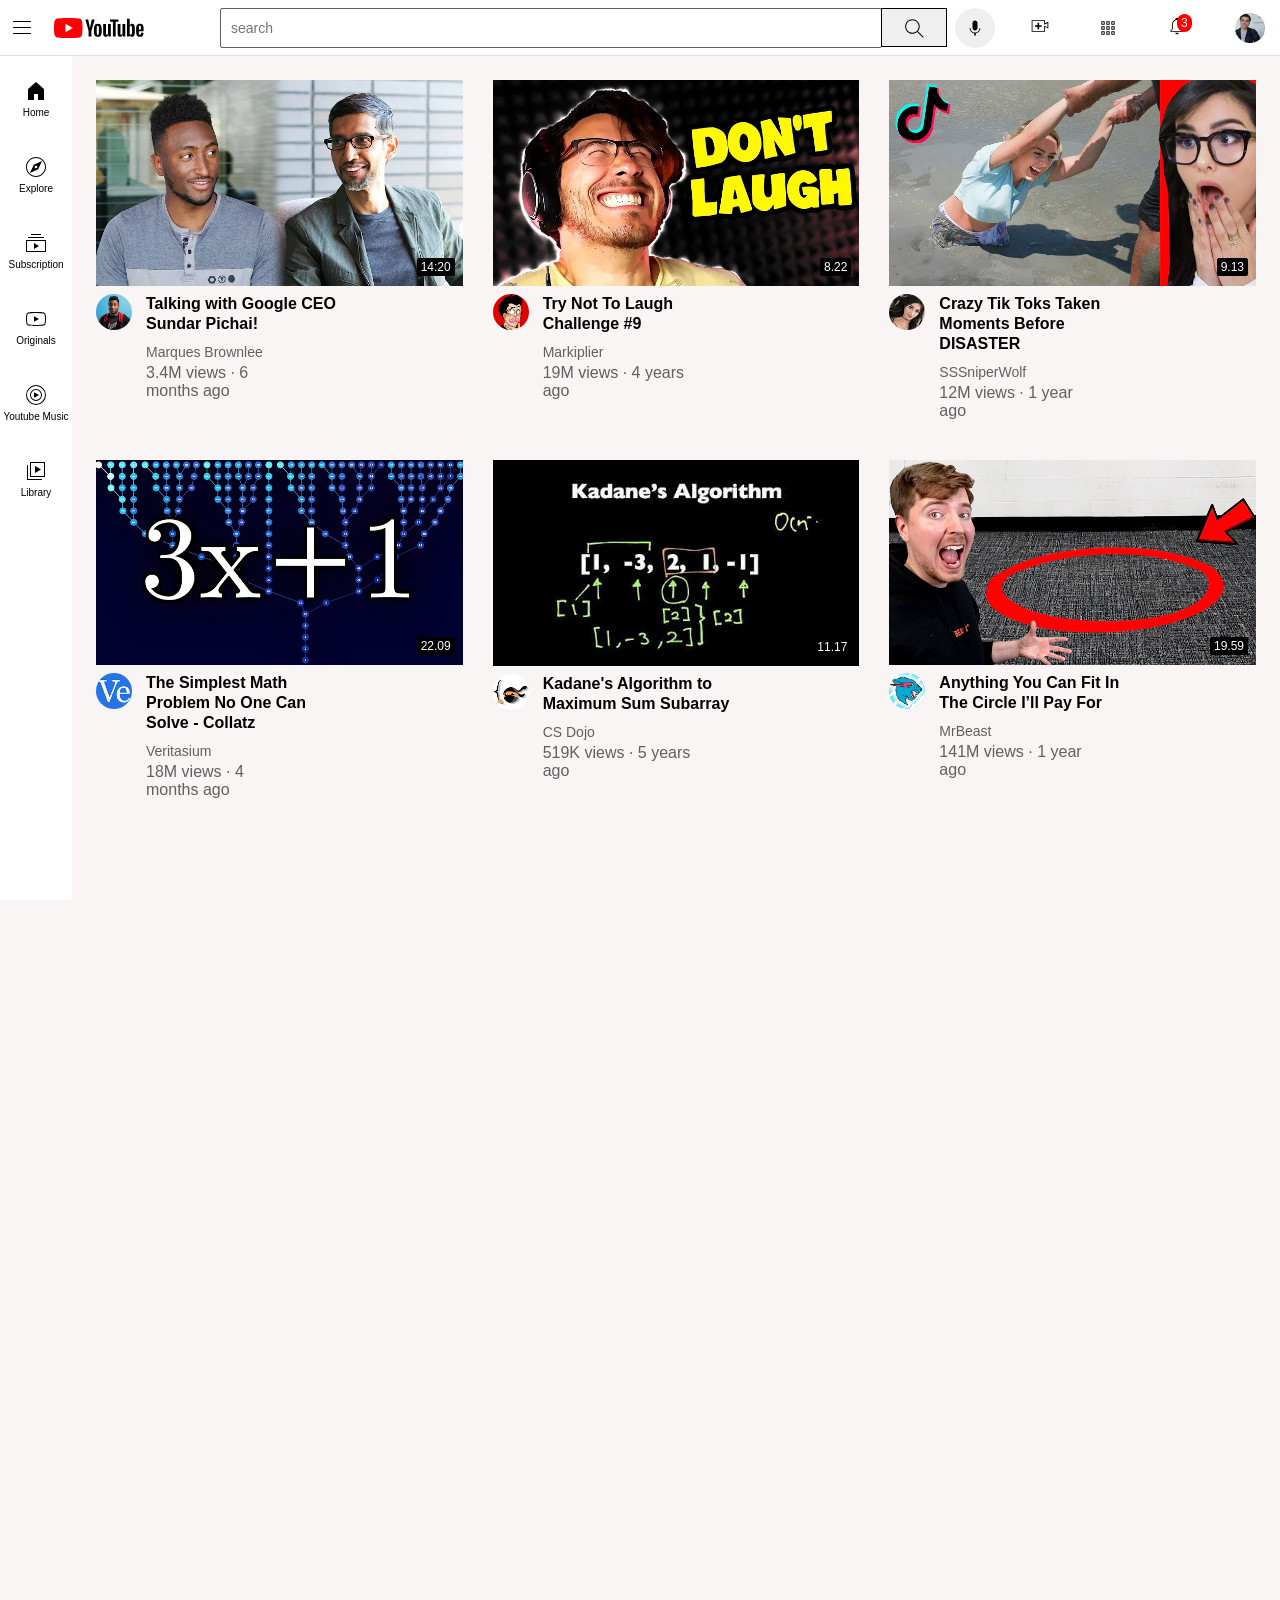
<file: index.html>
<!DOCTYPE html>
<html>
    <head> 
        <title>youtube.com clone</title>
        
      <link rel="stylesheet" href="styles/video.css"> 
      <link rel="stylesheet" href="styles/header.css"> 
      <link rel="stylesheet" href="styles/general.css"> 
      <link rel="stylesheet" href="styles/sidebar.css"> 
    
    
    
            

        
            
    
    </head>
    <body style="padding-bottom: 1000px;
                  padding-top:80px;
                  padding-left:96px; 
                  padding-right:24px;
                  background-color:rgb(249, 245, 245);">
                  
        <header class="header">
            <div class="left-section">
                <img class="hamburger-menu" src="icons/hamburger-menu.svg">
                <img class="youtube-logo" src="icons/youtube-logo.svg">
            </div>
                 
            <div class="middle-section"> 
            <input class="search-bar" type="text" placeholder="search">
                <button class="search-button">
                    <img class="search-icon" src="icons/search.svg">
                    <div class="tool-tip">search </div>
                </button>

                
                <button class="voice-button">
                    <img class="voice-icon" src="icons/voice-search-icon.svg">
                    <div class="tool-tip">search with your voice</div>
                </button>
                
            </div>

            <div class="right-section"> 
                <div class="upload-container">

                <img class="upload" src="icons/upload.svg"> 

                <div class="tool-tip">create</div>
                </div>

                <img class="apps" src="icons/youtube-apps.svg">
                <div class="notification-icon-container">
                    <img class="notification" src="icons/notifications.svg"> 
                    <div class="notification-count" >3</div>
                </div>
                
                <img class="channel-photo" src="channel-pictures/my-channel.jpeg">
            
        </div>
      
    </header>

        <nav class="sidebar">
            <div class="sidebar-link">
                <img src="icons/home.svg">
                <div>Home</div>
            </div>

            <div class="sidebar-link">
                <img src="icons/explore.svg">
                <div>Explore</div>
            </div>

            <div class="sidebar-link">
                <img src="icons/subscriptions.svg">
                <div>Subscription</div>
            </div>

            <div class="sidebar-link">
                <img src="icons/originals.svg">
                <div>Originals</div>
            </div>

            <div class="sidebar-link"> 
                <img src="icons/youtube-music.svg">
                <div>Youtube Music</div>
            </div>

            <div class="sidebar-link">
                <img src="icons/library.svg">
                <div>Library</div>
            </div>     
        </nav>

        <div class="video-grid">
        
        <div class="video-preview">
            <div class="thumbnail-row">
                
                <img class="thumbnail" src="thumb nails/thumbnail-1.webp">
                
              
                <div class="video-time">14:20</div>
            </div>
            <div class="video-info-grid">
                
                <div class="channel-picture">
                    <img class="profile-picture" src="channel-pictures/channel-1.jpeg">
                    <div class="revision">
                        <img class="profile-picture" src="channel-pictures/channel-1.jpeg">
                        <div class="info">

                        <div>Marquess brownlee</div>
                        <div>15M subscribers</div>

                        </div>
                    </div>
                </div>
                

                <div class="video-info">
                    <p class="video-title">
         Talking with Google CEO Sundar Pichai!
        </p>

        <p class="video-author">
            Marques Brownlee
        </p>

        <p  class="video-stats">
            3.4M views · 6 months ago
        </p>
    </div>

            
         
            </div>

        </div>

<div class="video-preview">
            <div class="thumbnail-raw2">
                <img class="thumbnail" src="thumb nails/thumbnail-2.webp">
                <div class="time2">8.22</div>
            
            </div>
            <div class="video-info-grid">
                <div class="channel-picture">
                    <img class="profile-picture" src="channel-pictures/channel-2.jpeg">
                    <div class="channel-12">
                         <img class="profile-picture" src="channel-pictures/channel-2.jpeg">
                         <div class="subscribers">
                            30M Subscribers
                         </div>
                    </div>
                </div>

                <div class="video-info">
                    <p class="video-title">
          
          Try Not To Laugh Challenge #9
        </p>

        <p class="video-author">
           Markiplier 
        </p>

        <p  class="video-stats">
           19M views · 4 years ago 
        </p>
    </div>

            
         
            </div>

        </div>


        
        

       <div class="video-preview">
            <div class="thumbnail-raw3" >
                <img class="thumbnail" src="thumb nails/thumbnail-3.webp">
                 <div class="time3">9.13</div>
            </div>
            <div class="video-info-grid">
                <div class="channel-picture">
                    <img class="profile-picture" src="channel-pictures/channel-3 (1).jpeg">
                </div>

                <div class="video-info">
                    <p class="video-title">
         
Crazy Tik Toks Taken Moments Before DISASTER
        </p>

        <p class="video-author">
            SSSniperWolf
        </p>

        <p  class="video-stats">
            12M views · 1 year ago
        </p>
    </div>

            
         
            </div>

        </div>

<div class="video-preview">
            <div  class="thumbnail-raw4">
                <img class="thumbnail" src="thumb nails/thumbnail-4.webp">
                <div class="time4">22.09</div>
            </div>
            <div class="video-info-grid">
                <div class="channel-picture">
                    <img class="profile-picture" src="channel-pictures/channel-4.jpeg">
                </div>

                <div class="video-info">
                    <p class="video-title">
          
          The Simplest Math Problem No One Can Solve - Collatz
        </p>

        <p class="video-author">
           Veritasium
        </p>

        <p  class="video-stats">
           18M views · 4 months ago
        </p>
    </div>

            
         
            </div>

        </div>


        
        
       <div class="video-preview">
            <div class="thumbnail-raw5" >
                <img class="thumbnail" src="thumb nails/thumbnail-5 (1).webp">
                 <div class="time5">11.17</div>
            </div>
            <div class="video-info-grid">
                <div class="channel-picture">
                    <img class="profile-picture" src="channel-pictures/channel-5.jpeg">
                </div>

                <div class="video-info">
                    <p class="video-title">
         
    Kadane's Algorithm to Maximum Sum Subarray
        </p>

        <p class="video-author">
            CS Dojo
        </p>

        <p  class="video-stats">
            519K views · 5 years ago
        </p>
    </div>

            
         
            </div>

        </div>

<div class="video-preview">
            <div class="thumbnail-raw6">
                <img class="thumbnail" src="thumb nails/thumbnail-6.webp">
                <div class="time6">19.59</div>
            </div>
            <div class="video-info-grid">
                <div class="channel-picture">
                    <img class="profile-picture" src="channel-pictures/channel-6.jpeg">
                </div>

                <div class="video-info">
                    <p class="video-title">
          
          
Anything You Can Fit In The Circle I’ll Pay For
        </p>

        <p class="video-author">
           MrBeast
        </p>

        <p  class="video-stats">
           141M views · 1 year ago
        </p>
    </div>

            
         
            </div>

        </div>

        </div>
        
        




        



        
        


        
    </body>
</html>
</file>
<file: styles/video.css>
.thumbnail{
                width:100%;
                display:block;
                margin-bottom:8px;
        
                
            }
            .thumbnail-row{
                position:relative;
            }
            .video-time{
                position:absolute;
                bottom:10px;
                right:8px;
                background-color:black;
                color:white;
                font-family: Arial;
                font-size:12px;
                font-weight:500px;
                padding-top:2px;
                padding-bottom:2px;
                padding-right:4px;
                padding-left:4px;
                border-radius:2px;
            }
            .thumbnail-raw2{
                position: relative;
            }
            .time2{
              position:absolute;
                bottom:10px;
                right:8px;
                background-color:black;
                color:white;
                font-family: Arial;
                font-size:12px;
                font-weight:500px;
                padding-top:2px;
                padding-bottom:2px;
                padding-right:4px;
                padding-left:4px;
                border-radius:2px;  
            }

           
             .thumbnail-raw3{
                position: relative;
            }
            .time3{
               position:absolute;
                bottom:10px;
                right:8px;
                background-color:black;
                color:white;
                font-family: Arial;
                font-size:12px;
                font-weight:500px;
                padding-top:2px;
                padding-bottom:2px;
                padding-right:4px;
                padding-left:4px;
                border-radius:2px;    
            }

             .thumbnail-raw4{
                position: relative;
            }
            .time4{
               position:absolute;
                bottom:10px;
                right:8px;
                background-color:black;
                color:white;
                font-family: Arial;
                font-size:12px;
                font-weight:500px;
                padding-top:2px;
                padding-bottom:2px;
                padding-right:4px;
                padding-left:4px;
                border-radius:2px;  
            }  
          
             .thumbnail-raw5{
                position: relative;
            }
            .time5{
               position:absolute;
                bottom:10px;
                right:8px;
                background-color:black;
                color:white;
                font-family: Arial;
                font-size:12px;
                font-weight:500px;
                padding-top:2px;
                padding-bottom:2px;
                padding-right:4px;
                padding-left:4px;
                border-radius:2px;    
             }


            
              .thumbnail-raw6{
                position: relative;
            }
            .time6{
               position:absolute;
                bottom:10px;
                right:8px;
                background-color:black;
                color:white;
                font-family: Arial;
                font-size:12px;
                font-weight:500px;
                padding-top:2px;
                padding-bottom:2px;
                padding-right:4px;
                padding-left:4px;
                border-radius:2px;    
             }

            .video-title{
                display:inline-block;
                margin-top:0px;
                font-weight:600;
                width:200px;
                cursor:pointer;
                line-height:20px;
                margin-bottom:10px;
                
            }
            .video-preview{
                width:100%;
                display:inline-block;
                vertical-align:top;
                margin-right:15px;

        
            }
            .video-info-grid{
                display:grid;
                grid-template-columns: 50px 1fr;
            }


            .channel-picture 
             {
                display:inline-block;
                width:40px;
                vertical-align: top;
                position:relative;
                cursor:pointer;
            }
    
        
            
            .revision{
                position:absolute;
                width:200px;
                top:15px;
                 display:flex;
                flex-direction: row;
                background-color:grey;
                color:white;
                opacity:0;

            }
            .channel-picture:hover  .revision,
            .channel-picture:hover   .channel-12{
                opacity:1;
            }
            .info{
                display: flex;
                flex-direction: column;
                margin-left:10px;
            }
            .video-info{
                display:inline-block; 
                width:150px;
                vertical-align: top;
            }
            .channel-12{
                position:absolute;
                width:200px;
                top:45px;
                left:0;
                opacity:0;
                background-color:grey;
                display:flex;
                flex-direction: row;
            }
            .subscribers{
                margin-top:10px;
            }
            
            .profile-picture{
                width:36px;
                border-radius:50px;
            
            }
            .video-author{
                font-size:14px;
                color:rgb(96, 96, 96);
                margin-bottom:4px;
                
            }
            .video-stats{
                color:rgb(96, 96, 96);
                margin-bottom:0px;
            }
            .video-grid{
                display:grid;
                grid-template-columns: 1fr 1fr 1fr;
                column-gap:30px ;
                row-gap: 40px;
            
            
            }
            @media(max-width:750px){
               .video-grid{
                grid-template-columns: 1fr 1fr;
               } 
            }
</file>
<file: styles/header.css>
.header{
                height:55px;
                display:flex;
                flex-direction: row;
                justify-content: space-between;
                position:fixed;
                top:0px;
                left:0px;
                right:0px;
                background-color: white;
                border-bottom-width: 1px;
                border-bottom-style: solid;
                border-bottom-color:rgb(232, 218, 218);
                z-index:100;
                cursor:pointer;
                
                
            
            }
           
            .left-section{
                width:150px;
                display: flex;
                align-items: center;
            }

             .hamburger-menu{
                height:24px;
                margin-right:20px;
                margin-left:10px;
                vertical-align: top;
            }
            .youtube-logo{
                height:20px;
                vertical-align:top;
            }

            .middle-section{
                flex:1;
                margin-left:70px;
                margin-right:35px;
                display: flex;
                align-items: center;
            
            }

            .search-bar{
                flex:1;
                height:36px;
                padding-left:10px;
                font-size:16px;
                border-width:1px;
                border-style: solid; 
                border-color:rgb(96,96,96);
                border-radius:2px;
            
            }
            .search-bar::placeholder{
                font-family:Arial;
                font-size:14px;
                
            }

            .search-button{
                height:39px;
                width:66px;
                border-width: 1px;
                border-style:solid;
                margin-left:-1px;
                margin-right:8px;
                cursor:pointer;
                position:relative;
                
                
            }
            .search-button,
            .voice-button,
            .upload-container{
                position:relative;
            }

            .search-button  .tool-tip,
             .voice-button  .tool-tip,
             .upload-container  .tool-tip {
                position:absolute;
                font-family:Arial;
                background-color: gray;
                color:white;
                padding-top:4px;
                padding-bottom:4px;
                padding-right:8px;
                padding-left:8px;
                border-radius:4px;
                opacity:0;
                transition: opacity 0.15s ;
                white-space: nowrap ;

    
            }
            .search-button:hover .tool-tip,
            .voice-button:hover  .tool-tip,
            .upload-container:hover  .tool-tip{
                opacity:1;
            }
            .search-icon{
                height:25px;
                margin-top:4px;
                
            }
            .voice-button{
                height:40px;
                width:40px;
                border-radius:20px;
                border:none;
                cursor:pointer;
            }
            .voice-icon{
                height:20px;
                margin-top:4px;
            }
            

            .right-section{
                
                width:250px;
                display: flex;
                align-items: center;
                justify-content: space-between;
                flex-shrink: 0;
            
            }
            .upload{
                height:20px;
                margin-right:15px;
                
            }
            .apps{
              height:20px;
              margin-right:15px;
              
            }
            .notification{
                height:20px;
                margin-right:0;
            
            }
            .notification-icon-container{
                position:relative;
                display: inline-block;
            }
            .notification-count{
                position:absolute;
                top:-2px;
                right:-5px;
                background-color: red;
                color:white;
                font-family:Arial;
                font-size:12px;
                padding-right:4px;
                padding-left:4px;
                padding-top:2px;
                padding-bottom:2px;
                border-radius:10px;
            }
            .channel-photo{
                height:30px;
                margin-right:15px;
                margin-left: 15px;
            }
</file>
<file: styles/general.css>
p{
            font-family:arial;
            margin-top:0;
            margin-bottom:0px;

        }
        body{
            margin:0;
            
        }
</file>
<file: styles/sidebar.css>
.sidebar{
    position:fixed;
    left:0px;
    bottom:0px;
    top:55px;
    background-color: white;
    width:72px;
    z-index:200px;
    padding-top:5px;

    

}

.sidebar-link{
    height:76px;
     display:flex;
    flex-direction:column;
    align-items:center;
    justify-content: center;
    cursor:pointer;
}
.sidebar-link:hover{
    background-color: lightgray;
}

.sidebar-link img{
    height:24px;
    margin-bottom:4px;
   
}
.sidebar-link div{
    font-family:Arial;
    font-size:10px;
}
</file>
